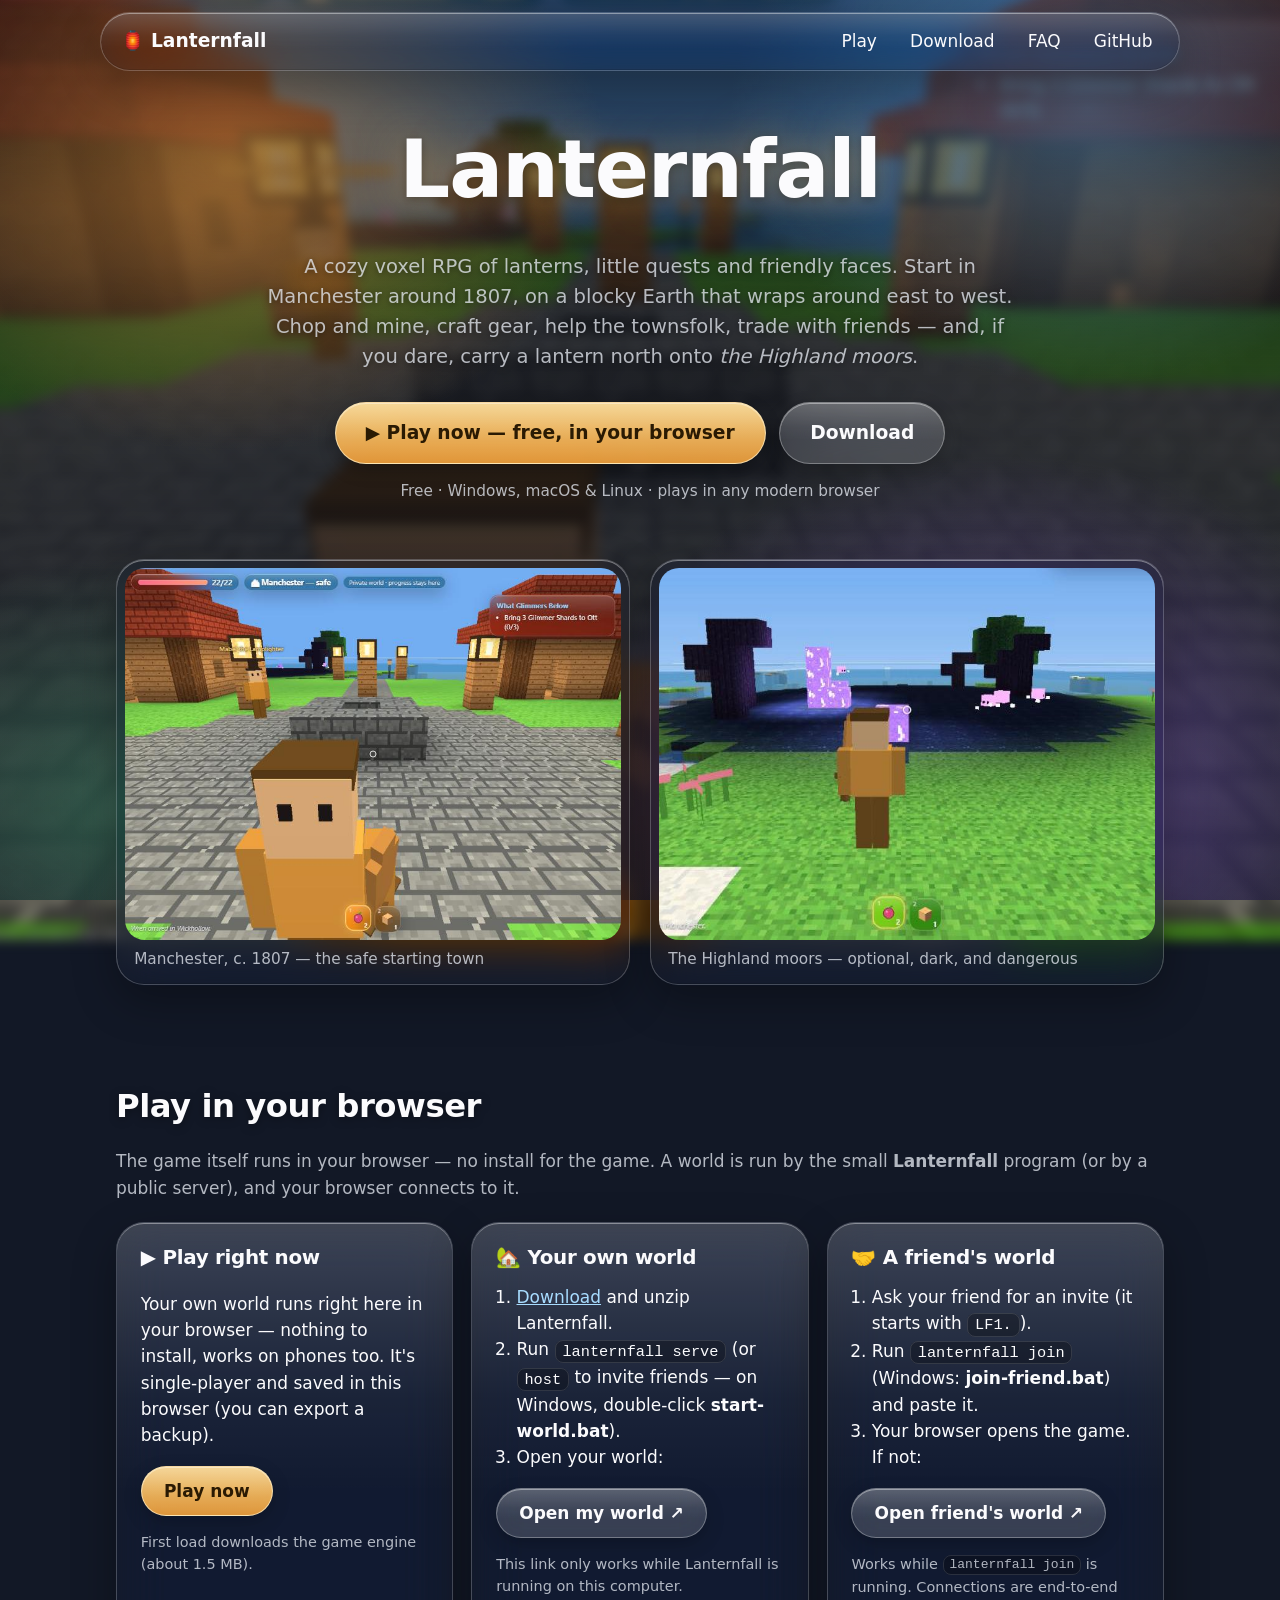
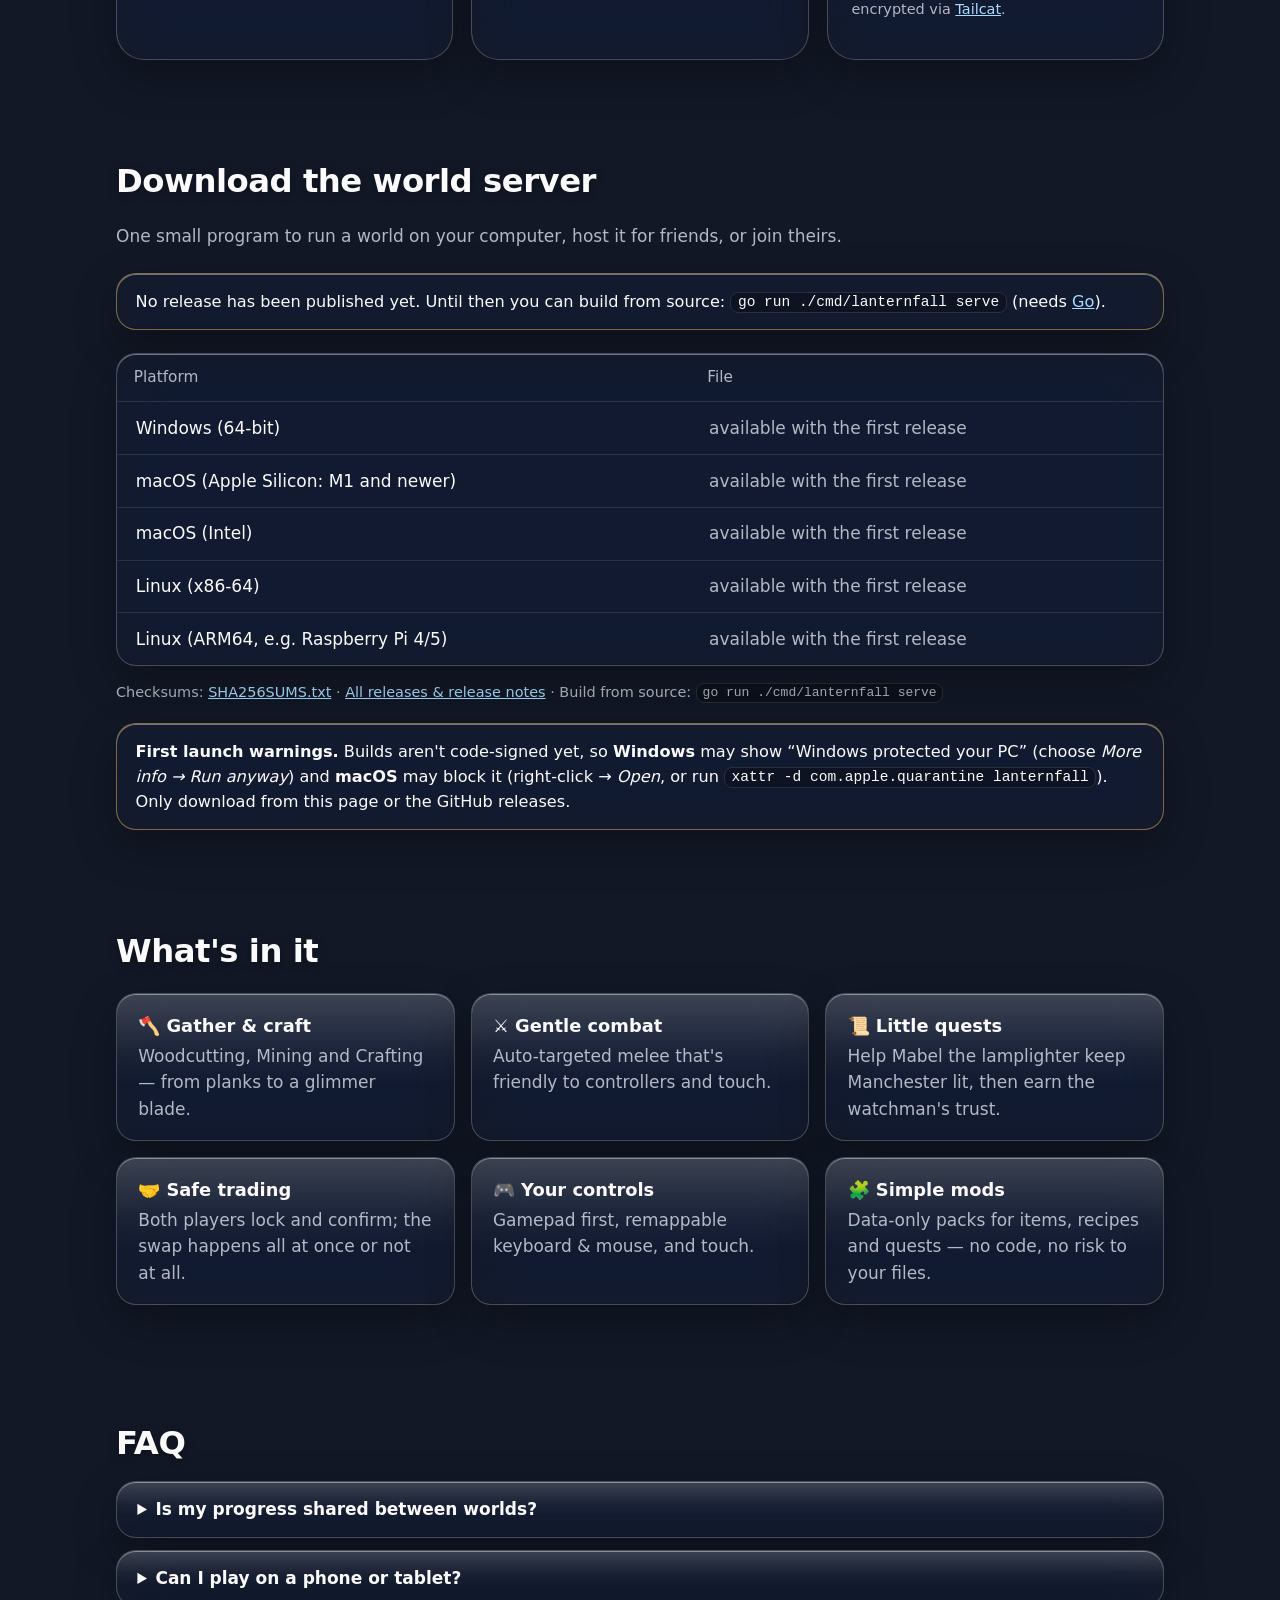
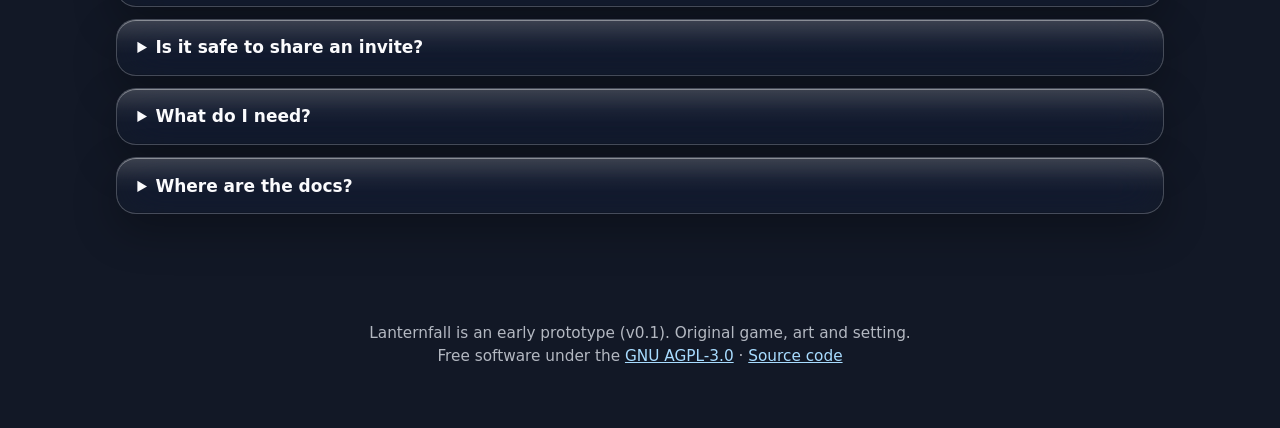
<file: site/index.html>
<!doctype html>
<html lang="en">
<head>
<meta charset="utf-8">
<meta name="viewport" content="width=device-width, initial-scale=1">
<title>Lanternfall — a cozy voxel RPG</title>
<meta name="description" content="Lanternfall is a small, cozy multiplayer voxel RPG. Download the world server, host a world for friends, and play in your browser.">
<meta property="og:title" content="Lanternfall">
<meta property="og:description" content="A cozy voxel RPG of lanterns, little quests and friendly faces. Host a world, invite friends, play in your browser.">
<meta property="og:image" content="img/manchester.jpg">
<meta name="theme-color" content="#141c29">
<link rel="icon" href="data:image/svg+xml,<svg xmlns='http://www.w3.org/2000/svg' viewBox='0 0 100 100'><text y='.9em' font-size='90'>🏮</text></svg>">
<link rel="stylesheet" href="style.css">
</head>
<body>
<a class="skip" href="#download">Skip to download</a>

<header class="hero">
  <nav class="top" aria-label="Site">
    <span class="brand"><span aria-hidden="true">🏮</span> Lanternfall</span>
    <span class="navlinks">
      <a href="#play">Play</a>
      <a href="#download">Download</a>
      <a href="#faq">FAQ</a>
      <a id="ghlink" href="https://github.com/garrettcorn/miscape">GitHub</a>
    </span>
  </nav>
  <div class="herobody">
    <h1>Lanternfall</h1>
    <p class="tag">A cozy voxel RPG of lanterns, little quests and friendly faces.
      Start in Manchester around 1807, on a blocky Earth that wraps around east to west.
      Chop and mine, craft gear, help the townsfolk, trade with friends —
      and, if you dare, carry a lantern north onto <em>the Highland moors</em>.</p>
    <div class="cta">
      <a class="btn primary big" id="play-main" href="play/">▶ Play now — free, in your browser</a>
      <a class="btn big" id="dl-main" href="#download">Download</a>
    </div>
    <p class="meta" id="version-line">Free · Windows, macOS &amp; Linux · plays in any modern browser</p>
  </div>
</header>

<main>
  <section class="shots" aria-label="Screenshots">
    <figure><img src="img/manchester.jpg" alt="The lamp-lit plaza of Manchester with Mabel the lamplighter, a stone well and timber houses" loading="lazy" width="800" height="600"><figcaption>Manchester, c. 1807 — the safe starting town</figcaption></figure>
    <figure><img src="img/moors.jpg" alt="The edge of the Highland moors: dark moss, twisted deadwood, glowing violet crystals and will-o'-the-wisps" loading="lazy" width="800" height="485"><figcaption>The Highland moors — optional, dark, and dangerous</figcaption></figure>
  </section>

  <section id="play" class="band">
    <h2>Play in your browser</h2>
    <p class="lead">The game itself runs in your browser — no install for the game. A world is run by the small <b>Lanternfall</b> program (or by a public server), and your browser connects to it.</p>
    <div class="cards">
      <article class="card">
        <h3>▶ Play right now</h3>
        <p>Your own world runs right here in your browser — nothing to install, works on phones too. It's single-player and saved in this browser (you can export a backup).</p>
        <a class="btn primary" href="play/">Play now</a>
        <p class="muted small">First load downloads the game engine (about 1.5 MB).</p>
      </article>
      <article class="card" id="public-card" hidden>
        <h3>🌍 Public world</h3>
        <div id="public-world"></div>
      </article>
      <article class="card">
        <h3>🏡 Your own world</h3>
        <ol>
          <li><a href="#download">Download</a> and unzip Lanternfall.</li>
          <li>Run <code>lanternfall serve</code> (or <code>host</code> to invite friends — on Windows, double-click <b>start-world.bat</b>).</li>
          <li>Open your world:</li>
        </ol>
        <a class="btn" href="http://127.0.0.1:23710/" target="_blank" rel="noopener">Open my world ↗</a>
        <p class="muted small">This link only works while Lanternfall is running on this computer.</p>
      </article>
      <article class="card">
        <h3>🤝 A friend's world</h3>
        <ol>
          <li>Ask your friend for an invite (it starts with <code>LF1.</code>).</li>
          <li>Run <code>lanternfall join</code> (Windows: <b>join-friend.bat</b>) and paste it.</li>
          <li>Your browser opens the game. If not:</li>
        </ol>
        <a class="btn" href="http://127.0.0.1:23711/" target="_blank" rel="noopener">Open friend's world ↗</a>
        <p class="muted small">Works while <code>lanternfall join</code> is running. Connections are end-to-end encrypted via <a href="https://github.com/tailscale/tailcat">Tailcat</a>.</p>
      </article>
    </div>
  </section>

  <section id="download">
    <h2>Download the world server</h2>
    <p class="lead">One small program to run a world on your computer, host it for friends, or join theirs. <span id="dl-version"></span></p>
    <div class="recommended" id="recommended"></div>
    <table class="dl" aria-label="All downloads">
      <thead><tr><th>Platform</th><th>File</th></tr></thead>
      <tbody id="dl-table"></tbody>
    </table>
    <p class="muted small">Checksums: <a id="sums" href="#">SHA256SUMS.txt</a> · <a id="all-releases" href="#">All releases &amp; release notes</a> · Build from source: <code>go run ./cmd/lanternfall serve</code></p>
    <div class="note">
      <b>First launch warnings.</b> Builds aren't code-signed yet, so
      <b>Windows</b> may show “Windows protected your PC” (choose <i>More info → Run anyway</i>) and
      <b>macOS</b> may block it (right-click → <i>Open</i>, or run <code>xattr -d com.apple.quarantine lanternfall</code>).
      Only download from this page or the GitHub releases.
    </div>
  </section>

  <section class="band features">
    <h2>What's in it</h2>
    <ul class="grid">
      <li><b>🪓 Gather &amp; craft</b> Woodcutting, Mining and Crafting — from planks to a glimmer blade.</li>
      <li><b>⚔ Gentle combat</b> Auto-targeted melee that's friendly to controllers and touch.</li>
      <li><b>📜 Little quests</b> Help Mabel the lamplighter keep Manchester lit, then earn the watchman's trust.</li>
      <li><b>🤝 Safe trading</b> Both players lock and confirm; the swap happens all at once or not at all.</li>
      <li><b>🎮 Your controls</b> Gamepad first, remappable keyboard &amp; mouse, and touch.</li>
      <li><b>🧩 Simple mods</b> Data-only packs for items, recipes and quests — no code, no risk to your files.</li>
    </ul>
  </section>

  <section id="faq">
    <h2>FAQ</h2>
    <details><summary>Is my progress shared between worlds?</summary>
      <p>No. Each world keeps its own characters, saved by whoever runs it. Progress in a friend's world (or a modded world) never moves to a public world.</p></details>
    <details><summary>Can I play on a phone or tablet?</summary>
      <p>Yes, the game has touch controls — but a phone can't run the Lanternfall program, so phones can play on a public world (once one is running). Joining a friend's private world currently needs a computer.</p></details>
    <details><summary>Is it safe to share an invite?</summary>
      <p>Share invites only privately (direct messages), like a house key. The host can make single-use, expiring invites and revoke them any time.</p></details>
    <details><summary>What do I need?</summary>
      <p>Windows 10+, macOS 12+, or Linux, and a browser with WebGL2 (current Chrome, Edge, Firefox or Safari). Graphics settings scale down for older machines.</p></details>
    <details><summary>Where are the docs?</summary>
      <p><a class="doclink" data-path="docs/HOSTING.md" href="#">Hosting guide</a> · <a class="doclink" data-path="docs/MODS.md" href="#">Mods</a> · <a class="doclink" data-path="README.md" href="#">README</a></p></details>
  </section>
</main>

<footer>
  <p>Lanternfall is an early prototype (v0.1). Original game, art and setting.<br>Free software under the <a href="https://github.com/garrettcorn/miscape/blob/main/LICENSE">GNU AGPL-3.0</a> · <a href="https://github.com/garrettcorn/miscape">Source code</a></p>
</footer>

<script src="config.js"></script>
<script src="app.js"></script>
</body>
</html>
</file>
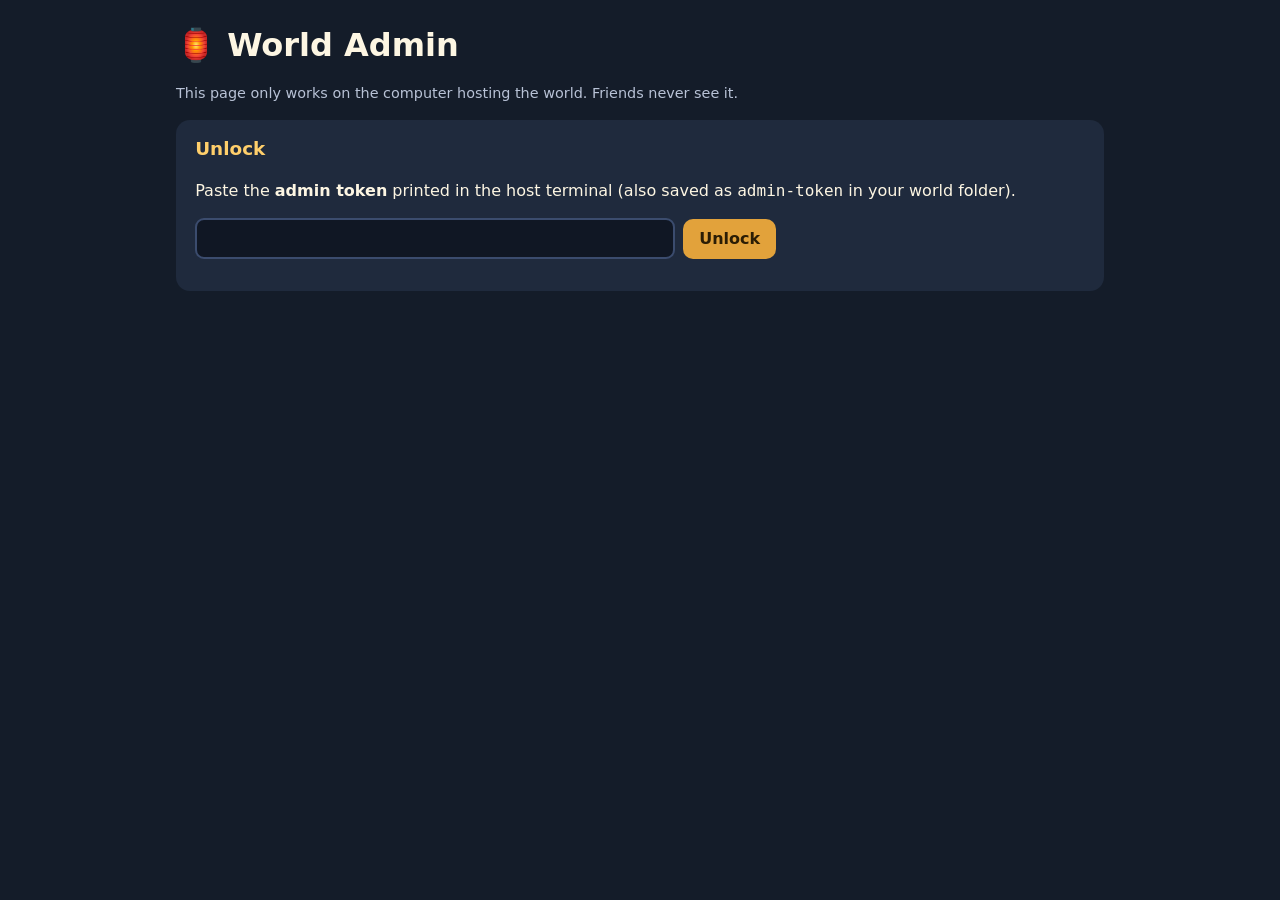
<file: web/admin.html>
<!doctype html>
<html lang="en">
<head>
<meta charset="utf-8">
<meta name="viewport" content="width=device-width, initial-scale=1">
<meta name="robots" content="noindex">
<title>Lanternfall · World Admin</title>
<style>
:root { --bg:#141c29; --panel:#1f2a3d; --ink:#fdf6e3; --muted:#b8c2d6; --accent:#ffcf6b; --good:#8fd694; --danger:#ff6b8b; --focus:#ffe27a; }
* { box-sizing: border-box; }
body { margin: 0; background: var(--bg); color: var(--ink); font: 16px/1.45 "Trebuchet MS", "Segoe UI", system-ui, sans-serif; }
main { max-width: 60em; margin: 0 auto; padding: 16px; }
h1 { margin: .2em 0; } h2 { margin: 0 0 .5em; font-size: 1.15em; color: var(--accent); }
section { background: var(--panel); border-radius: 14px; padding: 1em 1.2em; margin: 1em 0; }
label { display: grid; grid-template-columns: 14em 1fr; gap: .8em; align-items: center; padding: .35em 0; }
@media (max-width: 640px) { label { grid-template-columns: 1fr; gap: .2em; } }
input, select, textarea, button { font: inherit; color: inherit; }
input, select, textarea { background: #101724; border: 2px solid #3b4c6e; border-radius: 9px; padding: .45em .6em; min-height: 2.5em; width: 100%; }
input[type=checkbox] { width: 1.4em; height: 1.4em; min-height: 0; }
button { background: #3b4c6e; border: 0; border-radius: 10px; padding: .5em 1em; cursor: pointer; min-height: 2.5em; }
button.primary { background: #e2a23b; color: #2b1d05; font-weight: bold; }
button.danger { background: #9b3b52; }
:focus-visible { outline: 3px solid var(--focus); outline-offset: 2px; }
table { width: 100%; border-collapse: collapse; } td, th { text-align: left; padding: .4em; border-bottom: 1px solid #2e3a52; vertical-align: top; }
.note { color: var(--muted); font-size: .9em; }
.ok { color: var(--good); } .bad { color: var(--danger); }
.share { background: #101724; padding: .6em; border-radius: 8px; word-break: break-all; font-family: ui-monospace, Consolas, monospace; font-size: .85em; }
.row { display: flex; gap: .5em; flex-wrap: wrap; align-items: center; }
.callout { border-left: 4px solid var(--accent); padding: .5em .9em; background: #172234; border-radius: 8px; }
</style>
</head>
<body>
<main>
  <h1>🏮 World Admin</h1>
  <p class="note">This page only works on the computer hosting the world. Friends never see it.</p>

  <section id="login">
    <h2>Unlock</h2>
    <p>Paste the <b>admin token</b> printed in the host terminal (also saved as <code>admin-token</code> in your world folder).</p>
    <div class="row"><input id="token" type="password" autocomplete="off" aria-label="Admin token" style="max-width:30em"><button class="primary" id="unlock">Unlock</button></div>
    <p id="loginerr" class="bad" role="alert"></p>
  </section>

  <div id="app" hidden>
    <section>
      <h2>Status</h2>
      <div id="status"></div>
    </section>

    <section>
      <h2>Invite friends</h2>
      <div class="callout"><b>How joining works:</b> your friend installs Lanternfall, runs <code>lanternfall join</code>, and pastes the invite line below.
        It connects to your computer through an encrypted Tailcat tunnel (peer-to-peer when possible, otherwise through a relay) and opens the game in their browser.
        <br><b>Treat invite lines like a house key:</b> share them privately (direct message), never in public posts or streams.</div>
      <div class="row" style="margin-top:.8em">
        <input id="ilabel" placeholder="Who is it for? (optional)" style="max-width:16em" aria-label="Invite label">
        <select id="iuses" style="max-width:10em" aria-label="Uses"><option value="1">1 use</option><option value="5">5 uses</option><option value="0">Unlimited</option></select>
        <select id="ihours" style="max-width:10em" aria-label="Expires"><option value="24">Expires in 1 day</option><option value="168">1 week</option><option value="0">Never</option></select>
        <button class="primary" id="mkinvite">Create invite</button>
      </div>
      <div id="newinvite"></div>
      <table id="invites" aria-label="Invites"></table>
    </section>

    <section>
      <h2>World settings</h2>
      <form id="cfg">
        <label>World name <input name="name" maxlength="40" required></label>
        <label>Description <input name="description" maxlength="200"></label>
        <label>Max players <input name="maxPlayers" type="number" min="1" max="64"></label>
        <label>Who can join <select name="access"><option value="invite">Invite code required</option><option value="open">Anyone with the tunnel address</option></select></label>
        <label>PvP (outside Wickhollow) <input name="pvp" type="checkbox"></label>
        <label>Difficulty <select name="difficulty"><option>easy</option><option>normal</option><option>hard</option></select></label>
        <label>Resource abundance <select name="resources"><option>scarce</option><option>normal</option><option>abundant</option></select></label>
        <label>Trading between players <select name="trading"><option value="on">On</option><option value="off">Off</option></select></label>
        <label>Quest reward multiplier <input name="questXp" type="number" min="0.5" max="3" step="0.25"></label>
        <label>Allow mods <input name="allowMods" type="checkbox"></label>
        <div id="modlist"></div>
        <p class="note">Mods are data-only packs (items, recipes, quests, small rule tweaks). They can't run code, read files or use the network. A world that has ever used mods is permanently marked <b>modded</b>; its characters were always private to this world anyway. Mod changes apply after restarting the world.</p>
        <div class="row"><button class="primary" type="submit">Save settings</button><span id="cfgmsg" role="status"></span></div>
      </form>
    </section>

    <section>
      <h2>Players</h2>
      <table id="players" aria-label="Characters"></table>
    </section>

    <section>
      <h2>Saves &amp; backups</h2>
      <div id="saves"></div>
      <div class="row"><button id="savenow">Save now</button></div>
      <p class="note">Snapshots are written atomically and checksummed; the last 10 are kept in <code>backups/</code>. To restore, stop the world and run <code>lanternfall restore &lt;backup-name&gt;</code>.</p>
    </section>
  </div>
</main>
<script>
const $ = (s) => document.querySelector(s);
const esc = (s) => String(s ?? '').replace(/[&<>"']/g, (c) => ({ '&': '&amp;', '<': '&lt;', '>': '&gt;', '"': '&quot;', "'": '&#39;' }[c]));
let token = sessionStorage.getItem('lf.admin') || '';
let state = null;
async function api(method, path, body) {
  const r = await fetch(path, { method, headers: { Authorization: 'Bearer ' + token, 'Content-Type': 'application/json' }, body: body ? JSON.stringify(body) : undefined, cache: 'no-store' });
  const j = await r.json().catch(() => ({}));
  if (!r.ok) throw new Error(j.error || r.statusText);
  return j;
}
async function load() {
  try { state = await api('GET', '/admin/api/state'); } catch (e) { $('#loginerr').textContent = e.message; $('#app').hidden = true; $('#login').hidden = false; return; }
  sessionStorage.setItem('lf.admin', token);
  $('#login').hidden = true; $('#app').hidden = false;
  render();
}
function render() {
  const s = state, p2p = s.p2p;
  const peers = p2p && p2p.peers ? p2p.peers : [];
  $('#status').innerHTML = `<p><b>${esc(s.config.name)}</b> · realm <code>${esc(s.realm.id.slice(0, 8))}…</code> · ${s.realm.everModded ? '<span class="bad">modded</span>' : 'unmodded'} · ${s.online.length} online: ${s.online.map(esc).join(', ') || 'nobody'}</p>
    <p>Friend tunnel: ${p2p ? (p2p.error ? `<span class="bad">${esc(p2p.error)}</span>` : `<span class="ok">ready</span> · ${peers.length} connected (${peers.map((x) => x.path).join(', ') || '—'})`) : '<span class="bad">not running</span> — start the world with <code>lanternfall host</code> to let friends join.'}</p>`;
  $('#invites').innerHTML = '<tr><th>Code</th><th>For</th><th>Uses left</th><th>Expires</th><th></th></tr>' + s.invites.map((i) =>
    `<tr><td><code>${esc(i.code)}</code></td><td>${esc(i.label)}</td><td>${i.usesLeft < 0 ? '∞' : i.usesLeft}</td><td>${i.expires && !i.expires.startsWith('0001') ? new Date(i.expires).toLocaleString() : 'never'}</td>
    <td><button class="danger" data-revoke="${esc(i.code)}">Revoke</button></td></tr>`).join('');
  for (const b of document.querySelectorAll('[data-revoke]')) b.onclick = async () => { await api('DELETE', '/admin/api/invites/' + encodeURIComponent(b.dataset.revoke)); load(); };
  const f = $('#cfg');
  for (const [k, v] of Object.entries(s.config)) { const el = f.elements[k]; if (!el) continue; if (el.type === 'checkbox') el.checked = v; else el.value = v; }
  $('#modlist').innerHTML = (s.mods || []).length ? '<p><b>Installed mods</b></p>' + s.mods.map((m) => `<label>${esc(m.name || m.dir)} ${m.version ? 'v' + esc(m.version) : ''}
      <span><input type="checkbox" data-mod="${esc(m.id)}" ${s.config.enabledMods && s.config.enabledMods.includes(m.id) ? 'checked' : ''} ${m.id ? '' : 'disabled'}>
      ${m.loaded ? '<span class="ok">loaded</span>' : ''} ${m.error ? `<span class="bad">${esc(m.error)}</span>` : ''}</span></label>`).join('') : `<p class="note">No mods installed. Put mod folders in <code>${esc(s.save.dataDir)}/mods/</code>.</p>`;
  $('#players').innerHTML = '<tr><th>Name</th><th>Levels</th><th>Last seen</th><th></th></tr>' + s.characters.map((c) =>
    `<tr><td>${esc(c.name)} ${c.online ? '<span class="ok">●</span>' : ''} ${c.banned ? '<span class="bad">banned</span>' : ''}</td><td class="note">${Object.entries(c.levels || {}).map(([k, v]) => k + ' ' + v).join(', ')}</td>
    <td class="note">${c.lastSeen && !c.lastSeen.startsWith('0001') ? new Date(c.lastSeen).toLocaleString() : ''}</td>
    <td class="row">${c.online ? `<button data-act="kick" data-name="${esc(c.name)}">Kick</button>` : ''}${c.banned ? `<button data-act="unban" data-name="${esc(c.name)}">Unban</button>` : `<button class="danger" data-act="ban" data-name="${esc(c.name)}">Ban</button>`}</td></tr>`).join('');
  for (const b of document.querySelectorAll('[data-act]')) b.onclick = async () => {
    if (b.dataset.act === 'ban' && !confirm('Ban ' + b.dataset.name + '? They will be disconnected and unable to rejoin.')) return;
    await api('POST', '/admin/api/players', { action: b.dataset.act, name: b.dataset.name }); load();
  };
  const sv = s.save;
  $('#saves').innerHTML = `<p>Last save: ${new Date(sv.lastSave).toLocaleString()} ${sv.error ? `<span class="bad">· SAVE FAILING: ${esc(sv.error)}</span>` : '<span class="ok">· OK</span>'}</p>
    ${sv.recovered ? `<p class="bad">On startup the main save was damaged; the world was recovered from <code>${esc(sv.recoveredFrom)}</code>.</p>` : ''}
    <p class="note">World folder: <code>${esc(sv.dataDir)}</code> · ${sv.backups.length} backups</p>`;
}
$('#unlock').onclick = () => { token = $('#token').value.trim(); load(); };
$('#token').onkeydown = (e) => { if (e.key === 'Enter') $('#unlock').click(); };
$('#mkinvite').onclick = async () => {
  const r = await api('POST', '/admin/api/invites', { label: $('#ilabel').value, uses: +$('#iuses').value, hours: +$('#ihours').value });
  $('#newinvite').innerHTML = r.shareText
    ? `<p>Send this line to your friend <b>privately</b>:</p><div class="share" id="sharetext">${esc(r.shareText)}</div><div class="row"><button id="copy">Copy</button><span class="note">They run <code>lanternfall join</code> and paste it.</span></div>`
    : `<p>Invite code: <code>${esc(r.invite.code)}</code></p><p class="bad">The friend tunnel isn't running, so there's no full invite line. Start the world with <code>lanternfall host</code>.</p>`;
  if ($('#copy')) $('#copy').onclick = () => navigator.clipboard.writeText(r.shareText).then(() => { $('#copy').textContent = 'Copied ✓'; });
  load();
};
$('#cfg').onsubmit = async (e) => {
  e.preventDefault();
  const f = e.target, c = {};
  for (const k of ['name', 'description', 'access', 'difficulty', 'resources', 'trading']) c[k] = f.elements[k].value;
  c.maxPlayers = +f.elements.maxPlayers.value; c.questXp = +f.elements.questXp.value;
  c.pvp = f.elements.pvp.checked; c.allowMods = f.elements.allowMods.checked;
  c.enabledMods = [...document.querySelectorAll('[data-mod]')].filter((x) => x.checked).map((x) => x.dataset.mod);
  try {
    const r = await api('PUT', '/admin/api/config', c);
    $('#cfgmsg').innerHTML = r.restartRequired ? '<span class="ok">Saved.</span> Restart the world to apply mod changes.' : '<span class="ok">Saved and applied.</span>';
    load();
  } catch (err) { $('#cfgmsg').innerHTML = `<span class="bad">${esc(err.message)}</span>`; }
};
$('#savenow').onclick = async () => { try { await api('POST', '/admin/api/save'); load(); } catch (e) { alert(e.message); } };
if (token) load();
setInterval(() => { if (state && document.visibilityState === 'visible') load(); }, 5000);
</script>
</body>
</html>
</file>
<file: site/style.css>
/* Lanternfall website: translucent glass panes over a soft, colorful
   backdrop. Solid fallbacks for reduced transparency / no backdrop-filter. */
:root {
  --ink: #fbfbfd; --muted: rgba(236, 240, 248, .74); --accent: #ffcf6b; --accent-ink: #2a1a03; --link: #a8dcff; --focus: #ffe27a;
  --glass-fill: rgba(28, 32, 48, .34); --glass-fill-strong: rgba(24, 28, 42, .5);
  --glass-edge: rgba(255, 255, 255, .22); --glass-hi: rgba(255, 255, 255, .4);
  --glass-blur: blur(24px) saturate(185%);
  --sheen: linear-gradient(180deg, rgba(255, 255, 255, .18) 0%, rgba(255, 255, 255, .04) 40%, transparent 62%);
  --r-lg: 28px; --r-md: 20px; --pill: 999px;
}
* { box-sizing: border-box; }
html { scroll-behavior: smooth; }
@media (prefers-reduced-motion: reduce) { html { scroll-behavior: auto; } * { transition: none !important; } }
body { margin: 0; color: var(--ink); background: #121826;
  font: 17px/1.55 system-ui, -apple-system, BlinkMacSystemFont, "Segoe UI Variable Text", "Segoe UI", Roboto, sans-serif;
  -webkit-font-smoothing: antialiased; }
/* Fixed backdrop: game art + lantern-colored light, so the glass has something to refract. */
body::before { content: ""; position: fixed; inset: -40px; z-index: -2;
  background: url(img/manchester.jpg) center 30% / cover no-repeat; filter: blur(6px) saturate(130%) brightness(.55); }
body::after { content: ""; position: fixed; inset: 0; z-index: -1;
  background:
    radial-gradient(42% 46% at 18% 18%, rgba(255, 170, 70, .45), transparent 70%),
    radial-gradient(40% 44% at 85% 12%, rgba(110, 190, 255, .38), transparent 70%),
    radial-gradient(48% 52% at 78% 88%, rgba(160, 110, 255, .42), transparent 72%),
    radial-gradient(40% 40% at 10% 90%, rgba(90, 210, 150, .3), transparent 70%),
    linear-gradient(180deg, rgba(14, 18, 30, .35), rgba(14, 18, 30, .75)); }
a { color: var(--link); }
:focus-visible { outline: 3px solid var(--focus); outline-offset: 3px; border-radius: 10px; }
code { background: rgba(0, 0, 0, .28); border: 1px solid rgba(255, 255, 255, .12); padding: .1em .45em; border-radius: 8px; font-size: .9em; }
.skip { position: absolute; left: -999px; } .skip:focus { left: 12px; top: 12px; background: var(--accent); color: var(--accent-ink); padding: .4em .8em; border-radius: var(--pill); z-index: 9; }
.muted { color: var(--muted); } .small { font-size: .85em; }
h1, h2, h3 { letter-spacing: -.015em; }

/* ---------- Glass material ---------- */
.top, .card, .shots figure, .dl, .note, .grid li, details, .lead-pane {
  position: relative; isolation: isolate;
  background: var(--glass-fill);
  -webkit-backdrop-filter: var(--glass-blur); backdrop-filter: var(--glass-blur);
  border: 1px solid var(--glass-edge);
  box-shadow: inset 0 1px 0 var(--glass-hi), inset 0 -1px 0 rgba(0, 0, 0, .12), 0 16px 44px rgba(0, 0, 0, .3);
}
.top::before, .card::before, .grid li::before, details::before, .btn::before {
  content: ""; position: absolute; inset: 0; border-radius: inherit; background: var(--sheen); pointer-events: none; z-index: -1;
}
@media (prefers-reduced-transparency: reduce) {
  .top, .card, .shots figure, .dl, .note, .grid li, details { -webkit-backdrop-filter: none; backdrop-filter: none; background: rgba(26, 30, 44, .94); }
}
@supports not ((backdrop-filter: blur(1px)) or (-webkit-backdrop-filter: blur(1px))) {
  .top, .card, .shots figure, .dl, .note, .grid li, details { background: rgba(26, 30, 44, .92); }
}

/* ---------- Buttons ---------- */
.btn { position: relative; isolation: isolate; display: inline-block; color: var(--ink); text-decoration: none; font-weight: 650;
  border-radius: var(--pill); padding: .65em 1.3em; background: rgba(255, 255, 255, .16); border: 1px solid rgba(255, 255, 255, .3);
  -webkit-backdrop-filter: blur(16px) saturate(170%); backdrop-filter: blur(16px) saturate(170%);
  box-shadow: inset 0 1px 0 rgba(255, 255, 255, .4), 0 6px 18px rgba(0, 0, 0, .22); transition: background .15s, transform .1s; }
.btn:hover { background: rgba(255, 255, 255, .25); }
.btn:active { transform: scale(.97); }
.btn.primary { background: linear-gradient(180deg, rgba(255, 216, 135, .95), rgba(240, 160, 60, .92)); color: var(--accent-ink); border-color: rgba(255, 238, 195, .75); }
.btn.primary:hover { background: linear-gradient(180deg, rgba(255, 226, 155, .98), rgba(248, 172, 72, .96)); }
.btn.big { font-size: 1.1em; padding: .85em 1.6em; }

/* ---------- Header ---------- */
.hero { padding: 84px 16px 64px; }
.top { position: fixed; top: 12px; left: 50%; transform: translateX(-50%); width: min(1080px, calc(100% - 32px)); z-index: 5; display: flex; justify-content: space-between; align-items: center;
  padding: .55em .7em .55em 1.2em; gap: 1em; flex-wrap: wrap; border-radius: var(--pill); }
.brand { font-weight: 750; font-size: 1.1em; }
.navlinks { display: flex; gap: .25em; flex-wrap: wrap; }
.navlinks a { color: var(--ink); text-decoration: none; padding: .35em .85em; border-radius: var(--pill); }
.navlinks a:hover { background: rgba(255, 255, 255, .16); }
.herobody { max-width: 760px; margin: 24px auto 0; text-align: center; }
.hero h1 { font-size: clamp(2.8rem, 9vw, 5rem); margin: 0; font-weight: 800; text-shadow: 0 0 46px rgba(255, 190, 90, .55), 0 2px 10px rgba(0, 0, 0, .35); }
.tag { font-size: 1.15em; color: var(--muted); text-shadow: 0 1px 6px rgba(0, 0, 0, .5); }
.cta { display: flex; gap: .8em; justify-content: center; flex-wrap: wrap; margin: 1.7em 0 .9em; }
.meta { color: var(--muted); font-size: .9em; }

/* ---------- Sections ---------- */
main > section { max-width: 1080px; margin: 0 auto; padding: 48px 16px; }
main > section.band { max-width: none; }
main > section.band > * { max-width: 1048px; margin-left: auto; margin-right: auto; }
h2 { font-size: 1.9em; margin: 0 0 .4em; text-shadow: 0 2px 10px rgba(0, 0, 0, .35); }
.lead { color: var(--muted); max-width: 46em; }

.shots { display: grid; grid-template-columns: repeat(auto-fit, minmax(280px, 1fr)); gap: 20px; margin-top: -24px !important; padding-top: 0 !important; }
.shots figure { margin: 0; border-radius: var(--r-lg); overflow: hidden; padding: 8px; }
.shots img { display: block; width: 100%; height: auto; aspect-ratio: 4 / 3; object-fit: cover; border-radius: calc(var(--r-lg) - 8px); }
.shots figcaption { padding: .55em .6em .3em; color: var(--muted); font-size: .9em; }

.cards { display: grid; grid-template-columns: repeat(auto-fit, minmax(260px, 1fr)); gap: 18px; margin-top: 1.2em; }
.card { border-radius: var(--r-lg); padding: 1.2em 1.4em 1.4em; }
.card h3 { margin: 0 0 .5em; }
.card ol { padding-left: 1.2em; margin: 0 0 1em; }

.recommended { margin: 1.4em 0; }
.dl { width: 100%; border-collapse: separate; border-spacing: 0; border-radius: var(--r-md); overflow: hidden; }
.dl th, .dl td { text-align: left; padding: .75em 1.1em; border-bottom: 1px solid rgba(255, 255, 255, .1); }
.dl th { color: var(--muted); font-weight: 500; font-size: .9em; }
.dl tr:last-child td { border-bottom: 0; }
.note { border-radius: var(--r-md); padding: .9em 1.15em; margin-top: 1.2em; font-size: .95em; border-color: rgba(255, 207, 107, .45); }

.grid { list-style: none; padding: 0; display: grid; grid-template-columns: repeat(auto-fit, minmax(280px, 1fr)); gap: 16px; }
.grid li { border-radius: var(--r-md); padding: 1.05em 1.25em; color: var(--muted); }
.grid li b { display: block; color: var(--ink); font-size: 1.05em; margin-bottom: .2em; }

details { border-radius: var(--r-md); padding: .85em 1.2em; margin-bottom: .7em; }
summary { cursor: pointer; font-weight: 650; }
details p { color: var(--muted); margin: .6em 0 0; }

footer { text-align: center; color: var(--muted); padding: 32px 16px 48px; font-size: .9em; }

@media (max-width: 560px) {
  body { font-size: 16px; }
  .top { border-radius: var(--r-md); padding: .5em .7em; }
  .navlinks a { padding: .3em .6em; }
  .herobody { margin-top: 40px; }
  .dl th:first-child, .dl td:first-child { width: 45%; }
  .dl td a { word-break: break-all; }
}
main > section { scroll-margin-top: 80px; }
[hidden] { display: none !important; }
</file>
